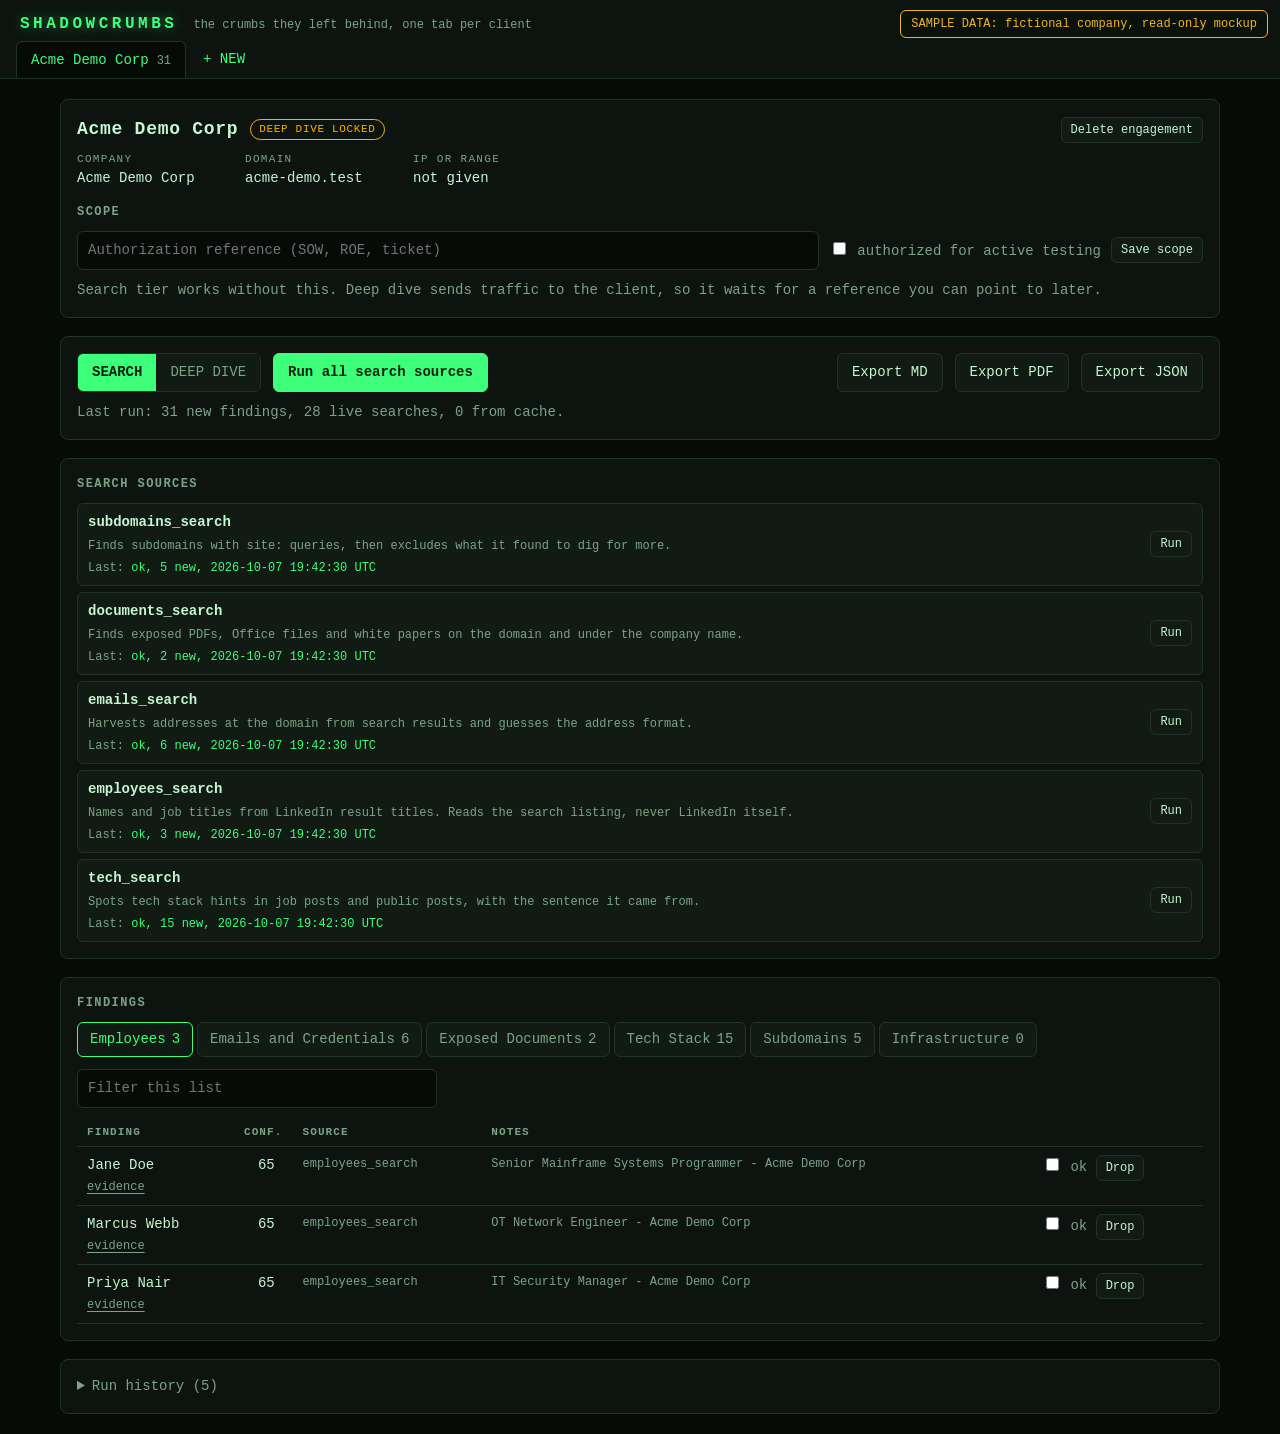
<file: docs/mockup.html>
<!doctype html>
<html lang="en">
<head>
<meta charset="utf-8">
<meta name="viewport" content="width=device-width, initial-scale=1">
<title>Shadowcrumbs</title>
<style>:root {
  --bg: #070b08;
  --panel: #0d140f;
  --panel2: #111b14;
  --line: #1f3326;
  --text: #c4f7d2;
  --dim: #7ba487;
  --accent: #3dff7a;
  --accent-ink: #04210f;
  --amber: #ffb000;
  --red: #ff6b6b;
  --glow: rgba(61, 255, 122, 0.45);
  --mono: ui-monospace, "SF Mono", Menlo, Consolas, "Liberation Mono", monospace;
}

/* click the logo to flip between green screen and rose */
:root[data-theme="rose"] {
  --bg: #1a0b14;
  --panel: #240f1c;
  --panel2: #2e1424;
  --line: #5a2a45;
  --text: #ffd9ec;
  --dim: #c58aab;
  --accent: #ff5fa8;
  --accent-ink: #3a0720;
  --amber: #ffc46b;
  --red: #ff8a9a;
  --glow: rgba(255, 95, 168, 0.5);
}

* { box-sizing: border-box; }

html, body { margin: 0; background: var(--bg); color: var(--text); font: 14px/1.5 var(--mono); }
a { color: var(--accent); text-underline-offset: 3px; }
h1, h2, h3 { margin: 0; font-weight: 600; letter-spacing: 0.04em; }
h2 { font-size: 18px; }
h3 { font-size: 12px; color: var(--dim); text-transform: uppercase; letter-spacing: 0.12em; }
.dim { color: var(--dim); }
.error { color: var(--red); min-height: 1.4em; margin: 4px 0; }
.ok { color: var(--accent); }
.warn { color: var(--amber); }

/* header and tabs */
.top { border-bottom: 1px solid var(--line); background: var(--panel); position: sticky; top: 0; z-index: 5; }
.brand { display: flex; align-items: baseline; gap: 16px; padding: 12px 20px 4px; flex-wrap: wrap; }
.logo { color: var(--accent); font-weight: 700; letter-spacing: 0.22em; font-size: 16px; text-shadow: 0 0 12px var(--glow); cursor: pointer; user-select: none; }
.logo:focus-visible { outline: 1px dashed var(--accent); outline-offset: 4px; }
.tagline { color: var(--dim); font-size: 12px; }
.tabs { display: flex; gap: 2px; padding: 0 16px; overflow-x: auto; scrollbar-width: thin; }
.tab {
  background: transparent; color: var(--dim); border: 1px solid transparent; border-bottom: none;
  padding: 8px 14px; font: inherit; cursor: pointer; white-space: nowrap; border-radius: 6px 6px 0 0;
}
.tab:hover { color: var(--text); }
.tab[aria-selected="true"] { background: var(--bg); color: var(--accent); border-color: var(--line); position: relative; top: 1px; }
.tab .n { color: var(--dim); margin-left: 8px; font-size: 12px; }
.tab.new { color: var(--accent); }

/* layout */
main { max-width: 1200px; margin: 0 auto; padding: 20px; display: grid; gap: 18px; }
.card { background: var(--panel); border: 1px solid var(--line); border-radius: 8px; padding: 16px; }
.card > h3 { margin-bottom: 10px; }
.empty { text-align: center; padding: 60px 20px; }
.empty p { color: var(--dim); max-width: 52ch; margin: 10px auto 20px; }

.target { display: flex; gap: 28px; flex-wrap: wrap; margin-top: 8px; }
.target div { min-width: 140px; }
.target .k { color: var(--dim); font-size: 11px; text-transform: uppercase; letter-spacing: 0.12em; }
.target .v { word-break: break-all; }

/* scope */
.scope { display: grid; gap: 10px; }
.badge { display: inline-block; padding: 1px 8px; border-radius: 99px; font-size: 11px; border: 1px solid; letter-spacing: 0.06em; }
.badge.on { color: var(--accent); border-color: var(--accent); }
.badge.off { color: var(--amber); border-color: var(--amber); }
.badge.active { color: var(--amber); border-color: var(--amber); margin-left: 8px; }
.scope form { display: flex; gap: 10px; flex-wrap: wrap; align-items: center; }
.scope input[type="text"] { flex: 1 1 260px; }

/* controls */
.controls { display: flex; gap: 12px; flex-wrap: wrap; align-items: center; }
.seg { display: inline-flex; border: 1px solid var(--line); border-radius: 6px; overflow: hidden; }
.seg button { background: var(--panel2); color: var(--dim); border: none; padding: 8px 14px; font: inherit; cursor: pointer; }
.seg button[aria-pressed="true"] { background: var(--accent); color: var(--accent-ink); font-weight: 700; }
.spacer { flex: 1; }
.status { color: var(--dim); min-height: 1.5em; margin-top: 10px; }
.status.running { color: var(--accent); }
.status.running::after { content: " ▌"; animation: blink 1s steps(2) infinite; }
@keyframes blink { 50% { opacity: 0; } }
@media (prefers-reduced-motion: reduce) { .status.running::after { animation: none; } }

/* buttons and inputs */
.btn {
  font: inherit; padding: 8px 14px; border-radius: 6px; border: 1px solid var(--line);
  background: var(--panel2); color: var(--text); cursor: pointer; text-decoration: none; display: inline-block;
}
.btn:hover:not(:disabled) { border-color: var(--accent); color: var(--accent); }
.btn:disabled { opacity: 0.45; cursor: not-allowed; }
.btn.primary { background: var(--accent); color: var(--accent-ink); border-color: var(--accent); font-weight: 700; }
.btn.primary:hover:not(:disabled) { color: var(--accent-ink); filter: brightness(1.1); }
.btn.ghost { background: transparent; }
.btn.small { padding: 3px 9px; font-size: 12px; }
.btn.danger:hover:not(:disabled) { border-color: var(--red); color: var(--red); }
input[type="text"], input:not([type]), input[type="search"] {
  background: var(--bg); color: var(--text); border: 1px solid var(--line); border-radius: 6px; padding: 8px 10px; font: inherit; width: 100%;
}
input:focus-visible, button:focus-visible, a:focus-visible, select:focus-visible { outline: 2px solid var(--accent); outline-offset: 2px; }
input[type="checkbox"] { accent-color: var(--accent); }

/* plugins */
.plugins { display: grid; gap: 6px; }
.plugin { display: grid; grid-template-columns: 1fr auto; gap: 4px 12px; padding: 8px 10px; border: 1px solid var(--line); border-radius: 6px; background: var(--panel2); align-items: center; }
.plugin .name { color: var(--text); font-weight: 600; }
.plugin .desc { color: var(--dim); font-size: 12px; grid-column: 1; }
.plugin .last { color: var(--dim); font-size: 12px; grid-column: 1; }
.plugin .btn { grid-column: 2; grid-row: 1 / span 3; }

/* findings */
.cats { display: flex; gap: 4px; flex-wrap: wrap; margin-bottom: 12px; }
.cats button { background: var(--panel2); color: var(--dim); border: 1px solid var(--line); padding: 6px 12px; border-radius: 6px; font: inherit; cursor: pointer; }
.cats button[aria-pressed="true"] { color: var(--accent); border-color: var(--accent); }
.cats .n { margin-left: 6px; }
.filter { margin-bottom: 10px; max-width: 360px; }
.tablewrap { overflow-x: auto; }
table { border-collapse: collapse; width: 100%; min-width: 640px; }
th { text-align: left; color: var(--dim); font-size: 11px; text-transform: uppercase; letter-spacing: 0.1em; padding: 6px 10px; border-bottom: 1px solid var(--line); }
td { padding: 8px 10px; border-bottom: 1px solid var(--line); vertical-align: top; }
td.val { word-break: break-all; }
td.notes { color: var(--dim); font-size: 12px; max-width: 420px; }
td.num { width: 56px; }
.conf { display: inline-block; min-width: 2.2em; text-align: right; }
tr.verified td.val { color: var(--accent); }
.src { color: var(--dim); font-size: 12px; }
.none { color: var(--dim); padding: 20px 0; }

/* runs */
details summary { cursor: pointer; color: var(--dim); }
.runlog { margin-top: 10px; }
.runlog td { font-size: 12px; }
.st-ok { color: var(--accent); }
.st-error { color: var(--red); }
.st-partial, .st-skipped { color: var(--amber); }
.st-running { color: var(--text); }

/* dialog */
dialog { background: var(--panel); color: var(--text); border: 1px solid var(--accent); border-radius: 10px; padding: 22px; width: min(520px, 92vw); }
dialog::backdrop { background: rgba(0, 0, 0, 0.7); }
dialog form { display: grid; gap: 12px; }
dialog label { display: grid; gap: 4px; font-size: 12px; color: var(--dim); }
dialog label.check { display: flex; gap: 8px; align-items: center; color: var(--text); }
dialog .row { display: flex; gap: 10px; justify-content: flex-end; }

@media (max-width: 640px) {
  main { padding: 12px; }
  .plugin { grid-template-columns: 1fr; }
  .plugin .btn { grid-column: 1; grid-row: auto; justify-self: start; }
}

.sample{position:fixed;right:12px;top:10px;z-index:9;padding:6px 10px;border:1px solid #f0b429;color:#f0b429;background:#0b120c;font:12px monospace;border-radius:6px}</style>
</head>
<body>
<header class="top">
  <div class="brand">
    <span class="logo">SHADOWCRUMBS</span>
    <span class="tagline">the crumbs they left behind, one tab per client</span>
  </div>
  <nav id="tabs" class="tabs" role="tablist" aria-label="Engagements"></nav>
</header>

<main id="main"></main>

<dialog id="new-dlg">
  <form id="new-form" method="dialog" autocomplete="off">
    <h2>New engagement</h2>
    <p class="dim">Give it a name and at least one target. Add the authorization reference now or later. Deep dive stays locked until you do.</p>
    <label>Engagement name <input name="name" required placeholder="Client Q4 external"></label>
    <label>Company <input name="company" placeholder="Acme Corp"></label>
    <label>Domain <input name="domain" placeholder="acme.com"></label>
    <label>IP or CIDR range <input name="ip" placeholder="203.0.113.0/28"></label>
    <label>Authorization reference <input name="auth_ref" placeholder="SOW 2026-114, ROE signed 10/01"></label>
    <label class="check"><input type="checkbox" name="authorized"> I have written authorization to test this target</label>
    <p id="new-error" class="error" role="alert"></p>
    <div class="row">
      <button type="button" class="btn ghost" id="new-cancel">Cancel</button>
      <button type="submit" class="btn primary">Create</button>
    </div>
  </form>
</dialog>

<div class="sample">SAMPLE DATA: fictional company, read-only mockup</div>
<script>
const SAMPLE = {"meta": {"version": "0.1.0", "categories": [{"key": "employees", "label": "Employees"}, {"key": "emails", "label": "Emails and Credentials"}, {"key": "documents", "label": "Exposed Documents"}, {"key": "tech", "label": "Tech Stack"}, {"key": "subdomains", "label": "Subdomains"}, {"key": "infrastructure", "label": "Infrastructure"}], "plugins": [{"name": "subdomains_search", "tier": "search", "description": "Finds subdomains with site: queries, then excludes what it found to dig for more.", "categories": ["subdomains"], "needs_any": ["domain"], "touches_target": false}, {"name": "documents_search", "tier": "search", "description": "Finds exposed PDFs, Office files and white papers on the domain and under the company name.", "categories": ["documents"], "needs_any": ["domain", "company"], "touches_target": false}, {"name": "emails_search", "tier": "search", "description": "Harvests addresses at the domain from search results and guesses the address format.", "categories": ["emails"], "needs_any": ["domain"], "touches_target": false}, {"name": "employees_search", "tier": "search", "description": "Names and job titles from LinkedIn result titles. Reads the search listing, never LinkedIn itself.", "categories": ["employees"], "needs_any": ["company", "domain"], "touches_target": false}, {"name": "tech_search", "tier": "search", "description": "Spots tech stack hints in job posts and public posts, with the sentence it came from.", "categories": ["tech"], "needs_any": ["company", "domain"], "touches_target": false}, {"name": "dns_records", "tier": "deep", "description": "A, AAAA, MX, NS and TXT records, plus SPF and DMARC posture.", "categories": ["infrastructure"], "needs_any": ["domain"], "touches_target": true}, {"name": "rdap", "tier": "deep", "description": "Registrar, name servers and registration dates from RDAP. Netblock owner for IPs.", "categories": ["infrastructure"], "needs_any": ["domain", "ip"], "touches_target": false}, {"name": "crtsh", "tier": "deep", "description": "Subdomains from certificate transparency logs (crt.sh). Finds hosts search engines never indexed.", "categories": ["subdomains"], "needs_any": ["domain"], "touches_target": false}, {"name": "wayback_urls", "tier": "deep", "description": "Historical URLs from the Internet Archive that look like admin pages, backups or configs.", "categories": ["infrastructure"], "needs_any": ["domain"], "touches_target": false}, {"name": "resolve_subdomains", "tier": "deep", "description": "Resolves every subdomain found so far and flags dangling CNAMEs that could be taken over.", "categories": ["infrastructure"], "needs_any": ["domain"], "touches_target": true}, {"name": "http_probe", "tier": "deep", "description": "One GET to the root of each host. Records status, Server and X-Powered-By headers, page title.", "categories": ["tech", "infrastructure"], "needs_any": ["domain", "ip"], "touches_target": true}, {"name": "doc_metadata", "tier": "deep", "description": "Downloads documents found on the client's domain and reads author names, usernames and software versions from the metadata.", "categories": ["employees", "tech"], "needs_any": ["domain"], "touches_target": true}], "plugin_load_errors": {}}, "list": [{"slug": "acme-demo-corp", "name": "Acme Demo Corp", "company": "Acme Demo Corp", "domain": "acme-demo.test", "ip": null, "authorized": false, "auth_ref": null, "notes": "", "created_at": "2026-10-07 19:42:30", "counts": {"employees": 3, "emails": 6, "documents": 2, "tech": 15, "subdomains": 5, "infrastructure": 0}, "run": {"state": "idle", "tier": "search", "total": 5, "done": 5, "current": null, "started_at": "2026-10-07 19:42:30", "summary": {"tier": "search", "plugins": [{"name": "subdomains_search", "status": "ok", "found": 5, "error": null}, {"name": "documents_search", "status": "ok", "found": 2, "error": null}, {"name": "emails_search", "status": "ok", "found": 6, "error": null}, {"name": "employees_search", "status": "ok", "found": 3, "error": null}, {"name": "tech_search", "status": "ok", "found": 15, "error": null}], "new_findings": 31, "searches_live": 28, "searches_cached": 0}, "error": null}}], "eng": {"slug": "acme-demo-corp", "name": "Acme Demo Corp", "company": "Acme Demo Corp", "domain": "acme-demo.test", "ip": null, "authorized": false, "auth_ref": null, "notes": "", "created_at": "2026-10-07 19:42:30", "counts": {"employees": 3, "emails": 6, "documents": 2, "tech": 15, "subdomains": 5, "infrastructure": 0}, "run": {"state": "idle", "tier": "search", "total": 5, "done": 5, "current": null, "started_at": "2026-10-07 19:42:30", "summary": {"tier": "search", "plugins": [{"name": "subdomains_search", "status": "ok", "found": 5, "error": null}, {"name": "documents_search", "status": "ok", "found": 2, "error": null}, {"name": "emails_search", "status": "ok", "found": 6, "error": null}, {"name": "employees_search", "status": "ok", "found": 3, "error": null}, {"name": "tech_search", "status": "ok", "found": 15, "error": null}], "new_findings": 31, "searches_live": 28, "searches_cached": 0}, "error": null}}, "runs": {"status": {"state": "idle", "tier": "search", "total": 5, "done": 5, "current": null, "started_at": "2026-10-07 19:42:30", "summary": {"tier": "search", "plugins": [{"name": "subdomains_search", "status": "ok", "found": 5, "error": null}, {"name": "documents_search", "status": "ok", "found": 2, "error": null}, {"name": "emails_search", "status": "ok", "found": 6, "error": null}, {"name": "employees_search", "status": "ok", "found": 3, "error": null}, {"name": "tech_search", "status": "ok", "found": 15, "error": null}], "new_findings": 31, "searches_live": 28, "searches_cached": 0}, "error": null}, "runs": [{"id": 5, "plugin": "tech_search", "tier": "search", "started_at": "2026-10-07 19:42:30", "finished_at": "2026-10-07 19:42:30", "status": "ok", "found": 15, "error": null}, {"id": 4, "plugin": "employees_search", "tier": "search", "started_at": "2026-10-07 19:42:30", "finished_at": "2026-10-07 19:42:30", "status": "ok", "found": 3, "error": null}, {"id": 3, "plugin": "emails_search", "tier": "search", "started_at": "2026-10-07 19:42:30", "finished_at": "2026-10-07 19:42:30", "status": "ok", "found": 6, "error": null}, {"id": 2, "plugin": "documents_search", "tier": "search", "started_at": "2026-10-07 19:42:30", "finished_at": "2026-10-07 19:42:30", "status": "ok", "found": 2, "error": null}, {"id": 1, "plugin": "subdomains_search", "tier": "search", "started_at": "2026-10-07 19:42:30", "finished_at": "2026-10-07 19:42:30", "status": "ok", "found": 5, "error": null}]}, "findings": [{"id": 7, "category": "documents", "value": "https://files.acme-demo.test/reports/Q3-ops.xlsx", "plugins": ["documents_search"], "tier": "search", "url": "https://files.acme-demo.test/reports/Q3-ops.xlsx", "confidence": 80, "notes": "XLSX: Q3 Operations Report", "verified": false, "created_at": "2026-10-07 19:42:30"}, {"id": 6, "category": "documents", "value": "https://www.acme-demo.test/docs/network-overview.pdf", "plugins": ["documents_search"], "tier": "search", "url": "https://www.acme-demo.test/docs/network-overview.pdf", "confidence": 80, "notes": "PDF: Network Overview", "verified": false, "created_at": "2026-10-07 19:42:30"}, {"id": 10, "category": "emails", "value": "info@acme-demo.test", "plugins": ["emails_search"], "tier": "search", "url": "https://www.acme-demo.test/contact", "confidence": 70, "notes": "Login ID candidate: info. Reach jane.doe@acme-demo.test or john.smith@acme-demo.test. General questions: info@acme-demo.test", "verified": false, "created_at": "2026-10-07 19:42:30"}, {"id": 8, "category": "emails", "value": "jane.doe@acme-demo.test", "plugins": ["emails_search"], "tier": "search", "url": "https://www.acme-demo.test/contact", "confidence": 70, "notes": "Login ID candidate: jane.doe. Reach jane.doe@acme-demo.test or john.smith@acme-demo.test. General questions: info@acme-demo.test", "verified": false, "created_at": "2026-10-07 19:42:30"}, {"id": 9, "category": "emails", "value": "john.smith@acme-demo.test", "plugins": ["emails_search"], "tier": "search", "url": "https://www.acme-demo.test/contact", "confidence": 70, "notes": "Login ID candidate: john.smith. Reach jane.doe@acme-demo.test or john.smith@acme-demo.test. General questions: info@acme-demo.test", "verified": false, "created_at": "2026-10-07 19:42:30"}, {"id": 11, "category": "emails", "value": "mary.jones@acme-demo.test", "plugins": ["emails_search"], "tier": "search", "url": "https://www.acme-demo.test/press", "confidence": 70, "notes": "Login ID candidate: mary.jones. Media contact mary.jones@acme-demo.test for interviews.", "verified": false, "created_at": "2026-10-07 19:42:30"}, {"id": 12, "category": "emails", "value": "raj.patel@acme-demo.test", "plugins": ["emails_search"], "tier": "search", "url": "https://directory.example.org/acme", "confidence": 70, "notes": "Login ID candidate: raj.patel. Acme Demo Corp IT contact: raj.patel@acme-demo.test", "verified": false, "created_at": "2026-10-07 19:42:30"}, {"id": 13, "category": "emails", "value": "format: first.last@acme-demo.test", "plugins": ["emails_search"], "tier": "search", "url": null, "confidence": 40, "notes": "4 of 4 harvested addresses match this pattern", "verified": false, "created_at": "2026-10-07 19:42:30"}, {"id": 14, "category": "employees", "value": "Jane Doe", "plugins": ["employees_search"], "tier": "search", "url": "https://www.linkedin.com/in/jane-doe-demo", "confidence": 65, "notes": "Senior Mainframe Systems Programmer - Acme Demo Corp", "verified": false, "created_at": "2026-10-07 19:42:30"}, {"id": 15, "category": "employees", "value": "Marcus Webb", "plugins": ["employees_search"], "tier": "search", "url": "https://www.linkedin.com/in/marcus-webb-demo", "confidence": 65, "notes": "OT Network Engineer - Acme Demo Corp", "verified": false, "created_at": "2026-10-07 19:42:30"}, {"id": 16, "category": "employees", "value": "Priya Nair", "plugins": ["employees_search"], "tier": "search", "url": "https://www.linkedin.com/in/priya-nair-demo", "confidence": 65, "notes": "IT Security Manager - Acme Demo Corp", "verified": false, "created_at": "2026-10-07 19:42:30"}, {"id": 5, "category": "subdomains", "value": "files.acme-demo.test", "plugins": ["subdomains_search"], "tier": "search", "url": "https://files.acme-demo.test/reports/Q3-ops.xlsx", "confidence": 70, "notes": "Q3 Operations Report", "verified": false, "created_at": "2026-10-07 19:42:30"}, {"id": 3, "category": "subdomains", "value": "mail.acme-demo.test", "plugins": ["subdomains_search"], "tier": "search", "url": "https://mail.acme-demo.test/owa/auth/logon.aspx", "confidence": 70, "notes": "Outlook Web App", "verified": false, "created_at": "2026-10-07 19:42:30"}, {"id": 1, "category": "subdomains", "value": "portal.acme-demo.test", "plugins": ["subdomains_search"], "tier": "search", "url": "https://portal.acme-demo.test/login", "confidence": 70, "notes": "Acme Demo Corp Customer Portal", "verified": false, "created_at": "2026-10-07 19:42:30"}, {"id": 2, "category": "subdomains", "value": "vpn.acme-demo.test", "plugins": ["subdomains_search"], "tier": "search", "url": "https://vpn.acme-demo.test/global-protect/login.esp", "confidence": 70, "notes": "Remote Access, GlobalProtect Portal", "verified": false, "created_at": "2026-10-07 19:42:30"}, {"id": 4, "category": "subdomains", "value": "www.acme-demo.test", "plugins": ["subdomains_search"], "tier": "search", "url": "https://www.acme-demo.test/about", "confidence": 70, "notes": "About Acme Demo Corp", "verified": false, "created_at": "2026-10-07 19:42:30"}, {"id": 25, "category": "tech", "value": "CICS", "plugins": ["tech_search"], "tier": "search", "url": "https://www.linkedin.com/in/jane-doe-demo", "confidence": 45, "notes": "\"In Senior Mainframe Systems Programmer at Acme Demo Corp. z/OS, RACF, CICS.\"", "verified": false, "created_at": "2026-10-07 19:42:30"}, {"id": 21, "category": "tech", "value": "COBOL", "plugins": ["tech_search"], "tier": "search", "url": "https://jobs.example.org/acme-mainframe-op", "confidence": 45, "notes": "\"me Demo Corp mainframe operator Acme Demo Corp runs z/OS with Db2 and COBOL batch. z/TPF reservation system on the side.\"", "verified": false, "created_at": "2026-10-07 19:42:30"}, {"id": 20, "category": "tech", "value": "IBM Db2", "plugins": ["tech_search"], "tier": "search", "url": "https://jobs.example.org/acme-mainframe-op", "confidence": 45, "notes": "\"Acme Demo Corp mainframe operator Acme Demo Corp runs z/OS with Db2 and COBOL batch. z/TPF reservation system on the side.\"", "verified": false, "created_at": "2026-10-07 19:42:30"}, {"id": 17, "category": "tech", "value": "IBM i (AS/400)", "plugins": ["tech_search"], "tier": "search", "url": "https://jobs.example.org/acme-ibmi-admin", "confidence": 45, "notes": "\"IBM i Administrator, Acme Demo Corp | Indeed Acme Demo Corp is looking for\"", "verified": false, "created_at": "2026-10-07 19:42:30"}, {"id": 28, "category": "tech", "value": "Ignition (Inductive Automation)", "plugins": ["tech_search"], "tier": "search", "url": "https://www.linkedin.com/in/marcus-webb-demo", "confidence": 45, "notes": "\"cme Demo Corp | LinkedIn I manage Allen-Bradley ControlLogix PLCs and Ignition SCADA at Acme Demo Corp.\"", "verified": false, "created_at": "2026-10-07 19:42:30"}, {"id": 23, "category": "tech", "value": "Modbus, DNP3, OPC", "plugins": ["tech_search"], "tier": "search", "url": "https://jobs.example.org/acme-controls-engineer", "confidence": 45, "notes": "\"emo Corp plant floor. Experience with Siemens S7-1500, TIA Portal and Modbus required.\"", "verified": false, "created_at": "2026-10-07 19:42:30"}, {"id": 29, "category": "tech", "value": "Okta", "plugins": ["tech_search"], "tier": "search", "url": "https://www.linkedin.com/in/priya-nair-demo", "confidence": 45, "notes": "\"Manager - Acme Demo Corp | LinkedIn Security lead at Acme Demo Corp. Okta, Splunk, Palo Alto.\"", "verified": false, "created_at": "2026-10-07 19:42:30"}, {"id": 30, "category": "tech", "value": "Palo Alto Networks", "plugins": ["tech_search"], "tier": "search", "url": "https://www.linkedin.com/in/priya-nair-demo", "confidence": 45, "notes": "\"e Demo Corp | LinkedIn Security lead at Acme Demo Corp. Okta, Splunk, Palo Alto.\"", "verified": false, "created_at": "2026-10-07 19:42:30"}, {"id": 24, "category": "tech", "value": "RACF", "plugins": ["tech_search"], "tier": "search", "url": "https://www.linkedin.com/in/jane-doe-demo", "confidence": 45, "notes": "\"LinkedIn Senior Mainframe Systems Programmer at Acme Demo Corp. z/OS, RACF, CICS.\"", "verified": false, "created_at": "2026-10-07 19:42:30"}, {"id": 26, "category": "tech", "value": "Rockwell and Allen-Bradley", "plugins": ["tech_search"], "tier": "search", "url": "https://www.linkedin.com/in/marcus-webb-demo", "confidence": 45, "notes": "\"arcus Webb - OT Network Engineer - Acme Demo Corp | LinkedIn I manage Allen-Bradley ControlLogix PLCs and Ignition SCADA at Acme Demo Corp.\"", "verified": false, "created_at": "2026-10-07 19:42:30"}, {"id": 27, "category": "tech", "value": "SCADA and HMI", "plugins": ["tech_search"], "tier": "search", "url": "https://www.linkedin.com/in/marcus-webb-demo", "confidence": 45, "notes": "\"Corp | LinkedIn I manage Allen-Bradley ControlLogix PLCs and Ignition SCADA at Acme Demo Corp.\"", "verified": false, "created_at": "2026-10-07 19:42:30"}, {"id": 22, "category": "tech", "value": "Siemens SIMATIC and S7", "plugins": ["tech_search"], "tier": "search", "url": "https://jobs.example.org/acme-controls-engineer", "confidence": 45, "notes": "\"r, Acme Demo Corp Acme Demo Corp plant floor. Experience with Siemens S7-1500, TIA Portal and Modbus required.\"", "verified": false, "created_at": "2026-10-07 19:42:30"}, {"id": 31, "category": "tech", "value": "Splunk", "plugins": ["tech_search"], "tier": "search", "url": "https://www.linkedin.com/in/priya-nair-demo", "confidence": 45, "notes": "\"er - Acme Demo Corp | LinkedIn Security lead at Acme Demo Corp. Okta, Splunk, Palo Alto.\"", "verified": false, "created_at": "2026-10-07 19:42:30"}, {"id": 18, "category": "tech", "value": "z/OS mainframe", "plugins": ["tech_search"], "tier": "search", "url": "https://jobs.example.org/acme-mainframe-op", "confidence": 45, "notes": "\"Acme Demo Corp mainframe operator Acme Demo Corp runs z/OS with Db2 and COBOL batch. z/TPF res\"", "verified": false, "created_at": "2026-10-07 19:42:30"}, {"id": 19, "category": "tech", "value": "z/TPF", "plugins": ["tech_search"], "tier": "search", "url": "https://jobs.example.org/acme-mainframe-op", "confidence": 45, "notes": "\"mainframe operator Acme Demo Corp runs z/OS with Db2 and COBOL batch. z/TPF reservation system on the side.\"", "verified": false, "created_at": "2026-10-07 19:42:30"}]};
const SLUG = "acme-demo-corp";
const json = (d, s = 200) => new Response(s === 204 ? null : JSON.stringify(d), { status: s, headers: { "Content-Type": "application/json" } });
window.fetch = async (path, opts = {}) => {
  const method = (opts.method || "GET").toUpperCase();
  const body = opts.body ? JSON.parse(opts.body) : {};
  const m = path.match(/^\/api\/engagements\/[^/]+\/findings\/(\d+)$/);
  if (path === "/api/meta") return json(SAMPLE.meta);
  if (path === "/api/engagements" && method === "GET") return json(SAMPLE.list);
  if (path === `/api/engagements/${SLUG}` && method === "GET") return json(SAMPLE.eng);
  if (path === `/api/engagements/${SLUG}/runs` && method === "GET") return json(SAMPLE.runs);
  if (path.startsWith(`/api/engagements/${SLUG}/findings`) && method === "GET") return json(SAMPLE.findings);
  if (m && method === "PATCH") { const f = SAMPLE.findings.find((x) => x.id == m[1]); if (f && "verified" in body) f.verified = body.verified; return json({ ok: true }); }
  if (m && method === "DELETE") { SAMPLE.findings = SAMPLE.findings.filter((x) => x.id != m[1]); return json(null, 204); }
  return json({ detail: "Sample mode: this mockup is read-only. Run the real thing with ./shadowcrumbs.sh start --demo." }, 409);
};
</script>
<script>"use strict";

// Everything scraped from the web is rendered with textContent only. Never innerHTML.

const state = {
  meta: null,
  engagements: [],
  active: null,
  tier: "search",
  category: "employees",
  filter: "",
  findings: [],
  runs: [],
  runStatus: { state: "idle" },
  notice: null,
  poll: null,
};

const $ = (sel, root = document) => root.querySelector(sel);

// replaceChildren stringifies null and false into visible text, so drop them first.
function replaceKids(host, ...kids) {
  host.replaceChildren(...kids.filter((k) => k != null && k !== false));
}

function el(tag, props = {}, ...kids) {
  const n = document.createElement(tag);
  for (const [k, v] of Object.entries(props)) {
    if (v === false || v == null) continue;
    if (k === "class") n.className = v;
    else if (k.startsWith("on")) n.addEventListener(k.slice(2), v);
    else if (v === true) n.setAttribute(k, "");
    else n.setAttribute(k, v);
  }
  for (const kid of kids.flat()) {
    if (kid == null || kid === false) continue;
    n.append(kid instanceof Node ? kid : document.createTextNode(String(kid)));
  }
  return n;
}

function safeUrl(u) {
  try {
    const url = new URL(u);
    return url.protocol === "http:" || url.protocol === "https:" ? url.href : null;
  } catch {
    return null;
  }
}

async function api(path, opts = {}) {
  const res = await fetch(path, {
    headers: opts.body ? { "Content-Type": "application/json" } : {},
    ...opts,
    body: opts.body ? JSON.stringify(opts.body) : undefined,
  });
  if (res.status === 204) return null;
  const data = await res.json().catch(() => ({}));
  if (!res.ok) throw new Error(data.detail || `${res.status} ${res.statusText}`);
  return data;
}

const active = () => state.engagements.find((e) => e.slug === state.active);
const totalOf = (e) => Object.values(e.counts || {}).reduce((a, b) => a + b, 0);

// tabs ---------------------------------------------------------------

function renderTabs() {
  const nav = $("#tabs");
  nav.replaceChildren(
    ...state.engagements.map((e) =>
      el("button", {
        class: "tab", role: "tab", "aria-selected": String(e.slug === state.active),
        onclick: () => selectEngagement(e.slug),
      }, e.name, el("span", { class: "n" }, totalOf(e)))
    ),
    el("button", { class: "tab new", onclick: openNewDialog }, "+ NEW")
  );
}

// main ---------------------------------------------------------------

function renderMain() {
  const main = $("#main");
  const e = active();
  if (!e) {
    main.replaceChildren(
      el("section", { class: "card empty" },
        el("h2", {}, "No engagements yet"),
        el("p", {}, "Start one per client. Each gets its own tab and its own database, so nothing crosses over."),
        el("button", { class: "btn primary", onclick: openNewDialog }, "New engagement"))
    );
    return;
  }
  main.replaceChildren(
    el("section", { class: "card", id: "head" }),
    el("section", { class: "card", id: "controls" }),
    el("section", { class: "card", id: "plugins" }),
    el("section", { class: "card", id: "findings" }),
    el("section", { class: "card", id: "runs" })
  );
  renderHead();
  renderControls();
  renderPlugins();
  renderFindings();
  renderRuns();
}

function renderHead() {
  const e = active();
  if (!e) return;
  const host = $("#head");
  const kv = (k, v) => el("div", {}, el("div", { class: "k" }, k), el("div", { class: "v" }, v || "not given"));
  const refInput = el("input", { type: "text", id: "auth-ref", value: e.auth_ref || "", placeholder: "Authorization reference (SOW, ROE, ticket)" });
  const authBox = el("input", { type: "checkbox", id: "auth-box", checked: e.authorized });
  const scopeForm = el("form", {
    onsubmit: async (ev) => {
      ev.preventDefault();
      try {
        await api(`/api/engagements/${e.slug}`, {
          method: "PATCH",
          body: { auth_ref: refInput.value, authorized: authBox.checked },
        });
        state.notice = null;
        await loadEngagements();
        renderTabs();
        renderHead();
        renderControls();
      } catch (err) {
        state.notice = { kind: "error", text: err.message };
        renderControls();
      }
    },
  },
    refInput,
    el("label", { class: "dim" }, authBox, " authorized for active testing"),
    el("button", { class: "btn small", type: "submit" }, "Save scope")
  );

  host.replaceChildren(
    el("div", { class: "controls" },
      el("h2", {}, e.name),
      el("span", { class: e.authorized ? "badge on" : "badge off" }, e.authorized ? "DEEP DIVE UNLOCKED" : "DEEP DIVE LOCKED"),
      el("span", { class: "spacer" }),
      el("button", {
        class: "btn small danger",
        onclick: async () => {
          if (!confirm(`Delete "${e.name}" and all its findings? This cannot be undone.`)) return;
          try {
            await api(`/api/engagements/${e.slug}`, { method: "DELETE" });
            state.active = null;
            await loadEngagements();
            if (state.engagements.length) await selectEngagement(state.engagements[0].slug);
            else { renderTabs(); renderMain(); }
          } catch (err) {
            state.notice = { kind: "error", text: err.message };
            renderControls();
          }
        },
      }, "Delete engagement")),
    el("div", { class: "target" }, kv("Company", e.company), kv("Domain", e.domain), kv("IP or range", e.ip)),
    el("div", { class: "scope", style: "margin-top:14px" },
      el("h3", {}, "Scope"),
      scopeForm,
      !e.authorized && el("div", { class: "dim" }, "Search tier works without this. Deep dive sends traffic to the client, so it waits for a reference you can point to later."))
  );
}

function renderControls() {
  const e = active();
  const host = $("#controls");
  if (!e) return;
  const running = state.runStatus.state === "running";
  const locked = state.tier === "deep" && !e.authorized;
  const exportLink = (fmt, label) =>
    el("a", { class: "btn", href: `/api/engagements/${e.slug}/export?format=${fmt}`, download: true }, label);

  let statusText = "Idle.";
  let statusClass = "status";
  if (running) {
    const s = state.runStatus;
    statusText = `Running ${s.tier} tier: ${s.current || "starting"} (${s.done}/${s.total})`;
    statusClass = "status running";
  } else if (state.runStatus.error) {
    statusText = state.runStatus.error;
  } else if (state.runStatus.summary) {
    const s = state.runStatus.summary;
    statusText = `Last run: ${s.new_findings} new finding${s.new_findings === 1 ? "" : "s"}` +
      (s.searches_live != null ? `, ${s.searches_live} live search${s.searches_live === 1 ? "" : "es"}, ${s.searches_cached} from cache` : "") +
      (s.throttle_waits ? `, cooled off ${s.throttle_waits} time${s.throttle_waits === 1 ? "" : "s"} for throttling` : "") + ".";
  }

  replaceKids(host,
    el("div", { class: "controls" },
      el("div", { class: "seg", role: "group", "aria-label": "Mode" },
        el("button", { "aria-pressed": String(state.tier === "search"), onclick: () => setTier("search") }, "SEARCH"),
        el("button", { "aria-pressed": String(state.tier === "deep"), onclick: () => setTier("deep") }, "DEEP DIVE")),
      el("button", {
        class: "btn primary", disabled: running || locked,
        onclick: () => startRun(null),
      }, state.tier === "deep" ? "Run all deep dive sources" : "Run all search sources"),
      el("span", { class: "spacer" }),
      exportLink("md", "Export MD"), exportLink("pdf", "Export PDF"), exportLink("json", "Export JSON")),
    el("div", { class: statusClass, role: "status" }, statusText),
    state.notice && el("div", { class: state.notice.kind === "error" ? "error" : "warn" }, state.notice.text),
    locked && el("div", { class: "warn" }, "Deep dive is locked. Add an authorization reference under Scope above.")
  );
}

function lastRunFor(name) {
  return state.runs.find((r) => r.plugin === name);
}

function renderPlugins() {
  const e = active();
  const host = $("#plugins");
  if (!e) return;
  const running = state.runStatus.state === "running";
  const locked = state.tier === "deep" && !e.authorized;
  const list = state.meta.plugins.filter((p) => p.tier === state.tier);
  replaceKids(host,
    el("h3", {}, state.tier === "deep" ? "Deep dive sources" : "Search sources"),
    el("div", { class: "plugins" }, ...list.map((p) => {
      const last = lastRunFor(p.name);
      const lastText = last
        ? `${last.status}, ${last.found} new, ${last.started_at} UTC${last.error ? " | " + last.error : ""}`
        : "never run";
      return el("div", { class: "plugin" },
        el("div", { class: "name" }, p.name,
          p.touches_target && el("span", { class: "badge active", title: "Sends traffic to the client" }, "ACTIVE")),
        el("button", { class: "btn small", disabled: running || locked, onclick: () => startRun([p.name]) }, "Run"),
        el("div", { class: "desc" }, p.description),
        el("div", { class: "last" }, "Last: ", el("span", { class: last ? `st-${last.status}` : "" }, lastText)));
    })),
    Object.keys(state.meta.plugin_load_errors || {}).length > 0 &&
      el("div", { class: "error" }, "Plugin load errors: " +
        Object.entries(state.meta.plugin_load_errors).map(([f, m]) => `${f}: ${m}`).join("; "))
  );
}

function renderFindings() {
  const e = active();
  const host = $("#findings");
  if (!e) return;
  const counts = {};
  for (const f of state.findings) counts[f.category] = (counts[f.category] || 0) + 1;

  const rows = state.findings.filter((f) => {
    if (f.category !== state.category) return false;
    if (!state.filter) return true;
    const hay = `${f.value} ${f.notes || ""} ${f.plugins.join(" ")}`.toLowerCase();
    return hay.includes(state.filter.toLowerCase());
  });

  const cats = el("div", { class: "cats", role: "group", "aria-label": "Category" },
    ...state.meta.categories.map((c) =>
      el("button", {
        "aria-pressed": String(c.key === state.category),
        onclick: () => { state.category = c.key; renderFindings(); },
      }, c.label, el("span", { class: "n" }, counts[c.key] || 0))));

  const filter = el("input", {
    type: "search", class: "filter", placeholder: "Filter this list", value: state.filter, "aria-label": "Filter findings",
    oninput: (ev) => {
      state.filter = ev.target.value;
      renderFindings();
      const again = $("#findings .filter");
      again.focus();
      again.setSelectionRange(state.filter.length, state.filter.length);
    },
  });

  let body;
  if (!rows.length) {
    body = el("div", { class: "none" }, state.findings.length || state.filter
      ? "Nothing here."
      : "Nothing yet. Run the search sources to start collecting.");
  } else {
    body = el("div", { class: "tablewrap" }, el("table", {},
      el("thead", {}, el("tr", {}, ...["Finding", "Conf.", "Source", "Notes", ""].map((h) => el("th", {}, h)))),
      el("tbody", {}, ...rows.map(findingRow))));
  }
  host.replaceChildren(el("h3", {}, "Findings"), cats, filter, body);
}

function findingRow(f) {
  const href = f.url && safeUrl(f.url);
  const valueNode = href && f.category === "documents"
    ? el("a", { href, target: "_blank", rel: "noopener noreferrer" }, f.value)
    : f.value;
  const evidence = href && f.category !== "documents"
    ? el("div", {}, el("a", { href, target: "_blank", rel: "noopener noreferrer", class: "src" }, "evidence"))
    : null;
  return el("tr", { class: f.verified ? "verified" : "" },
    el("td", { class: "val" }, valueNode, evidence),
    el("td", { class: "num" }, el("span", { class: "conf" }, f.confidence)),
    el("td", { class: "src" }, f.plugins.join(", ")),
    el("td", { class: "notes" }, f.notes || ""),
    el("td", {},
      el("label", { class: "dim", title: "Mark as verified by you" },
        el("input", {
          type: "checkbox", checked: f.verified,
          onchange: async (ev) => {
            await api(`/api/engagements/${state.active}/findings/${f.id}`, { method: "PATCH", body: { verified: ev.target.checked } });
            f.verified = ev.target.checked;
            renderFindings();
          },
        }), " ok "),
      el("button", {
        class: "btn small danger", title: "Remove this finding",
        onclick: async () => {
          await api(`/api/engagements/${state.active}/findings/${f.id}`, { method: "DELETE" });
          state.findings = state.findings.filter((x) => x.id !== f.id);
          renderFindings();
          loadEngagements().then(renderTabs);
        },
      }, "Drop")));
}

function renderRuns() {
  const host = $("#runs");
  if (!host) return;
  const rows = state.runs.slice(0, 60);
  host.replaceChildren(el("details", {},
    el("summary", {}, `Run history (${state.runs.length})`),
    rows.length
      ? el("div", { class: "runlog tablewrap" }, el("table", {},
          el("thead", {}, el("tr", {}, ...["Source", "Tier", "Started (UTC)", "Status", "New", "Error"].map((h) => el("th", {}, h)))),
          el("tbody", {}, ...rows.map((r) => el("tr", {},
            el("td", {}, r.plugin), el("td", {}, r.tier), el("td", {}, r.started_at),
            el("td", { class: `st-${r.status}` }, r.status), el("td", {}, r.found), el("td", { class: "notes" }, r.error || ""))))))
      : el("div", { class: "none" }, "No runs yet.")));
}

// actions ------------------------------------------------------------

function setTier(tier) {
  state.tier = tier;
  state.notice = null;
  renderControls();
  renderPlugins();
}

async function startRun(names) {
  state.notice = null;
  try {
    state.runStatus = await api(`/api/engagements/${state.active}/runs`, {
      method: "POST", body: { tier: state.tier, plugins: names },
    });
    startPolling();
  } catch (err) {
    state.notice = { kind: "error", text: err.message };
  }
  renderControls();
  renderPlugins();
}

function startPolling() {
  stopPolling();
  state.poll = setInterval(refreshActive, 1500);
  refreshActive();
}

function stopPolling() {
  if (state.poll) clearInterval(state.poll);
  state.poll = null;
}

async function refreshActive() {
  if (!state.active) return stopPolling();
  const slug = state.active;
  try {
    const [runs, findings] = await Promise.all([
      api(`/api/engagements/${slug}/runs`),
      api(`/api/engagements/${slug}/findings`),
    ]);
    if (slug !== state.active) return;
    state.runStatus = runs.status;
    state.runs = runs.runs;
    state.findings = findings;
    renderControls();
    renderPlugins();
    renderFindings();
    renderRuns();
    if (runs.status.state !== "running") {
      stopPolling();
      await loadEngagements();
      renderTabs();
    }
  } catch (err) {
    state.notice = { kind: "error", text: err.message };
    stopPolling();
    renderControls();
  }
}

async function loadEngagements() {
  state.engagements = await api("/api/engagements");
}

async function selectEngagement(slug) {
  stopPolling();
  state.active = slug;
  state.filter = "";
  state.notice = null;
  state.findings = [];
  state.runs = [];
  state.runStatus = { state: "idle" };
  renderTabs();
  renderMain();
  await refreshActive();
  if (state.runStatus.state === "running") startPolling();
}

// new engagement dialog ----------------------------------------------

function openNewDialog() {
  $("#new-form").reset();
  $("#new-error").textContent = "";
  $("#new-dlg").showModal();
  $("#new-form [name=name]").focus();
}

function wireDialog() {
  $("#new-cancel").addEventListener("click", () => $("#new-dlg").close());
  $("#new-form").addEventListener("submit", async (ev) => {
    ev.preventDefault();
    const f = new FormData(ev.target);
    try {
      const created = await api("/api/engagements", {
        method: "POST",
        body: {
          name: f.get("name"), company: f.get("company"), domain: f.get("domain"),
          ip: f.get("ip"), auth_ref: f.get("auth_ref"), authorized: f.get("authorized") === "on",
        },
      });
      $("#new-dlg").close();
      await loadEngagements();
      await selectEngagement(created.slug);
    } catch (err) {
      $("#new-error").textContent = err.message;
    }
  });
}

// boot ---------------------------------------------------------------

function wireTheme() {
  const logo = $(".logo");
  const apply = (name) => {
    if (name === "rose") document.documentElement.dataset.theme = "rose";
    else delete document.documentElement.dataset.theme;
  };
  try { apply(localStorage.getItem("sc-theme")); } catch { /* storage blocked, default theme */ }
  const flip = () => {
    const next = document.documentElement.dataset.theme === "rose" ? "green" : "rose";
    apply(next);
    try { localStorage.setItem("sc-theme", next); } catch { /* not remembered, still works */ }
  };
  logo.setAttribute("role", "button");
  logo.tabIndex = 0;
  logo.title = "Switch theme";
  logo.addEventListener("click", flip);
  logo.addEventListener("keydown", (ev) => { if (ev.key === "Enter" || ev.key === " ") { ev.preventDefault(); flip(); } });
}

async function boot() {
  wireTheme();
  wireDialog();
  state.meta = await api("/api/meta");
  await loadEngagements();
  renderTabs();
  if (state.engagements.length) await selectEngagement(state.engagements[0].slug);
  else renderMain();
}

boot().catch((err) => {
  $("#main").replaceChildren(el("section", { class: "card" }, el("div", { class: "error" }, `Could not start: ${err.message}`)));
});
</script>
</body>
</html>
</file>
